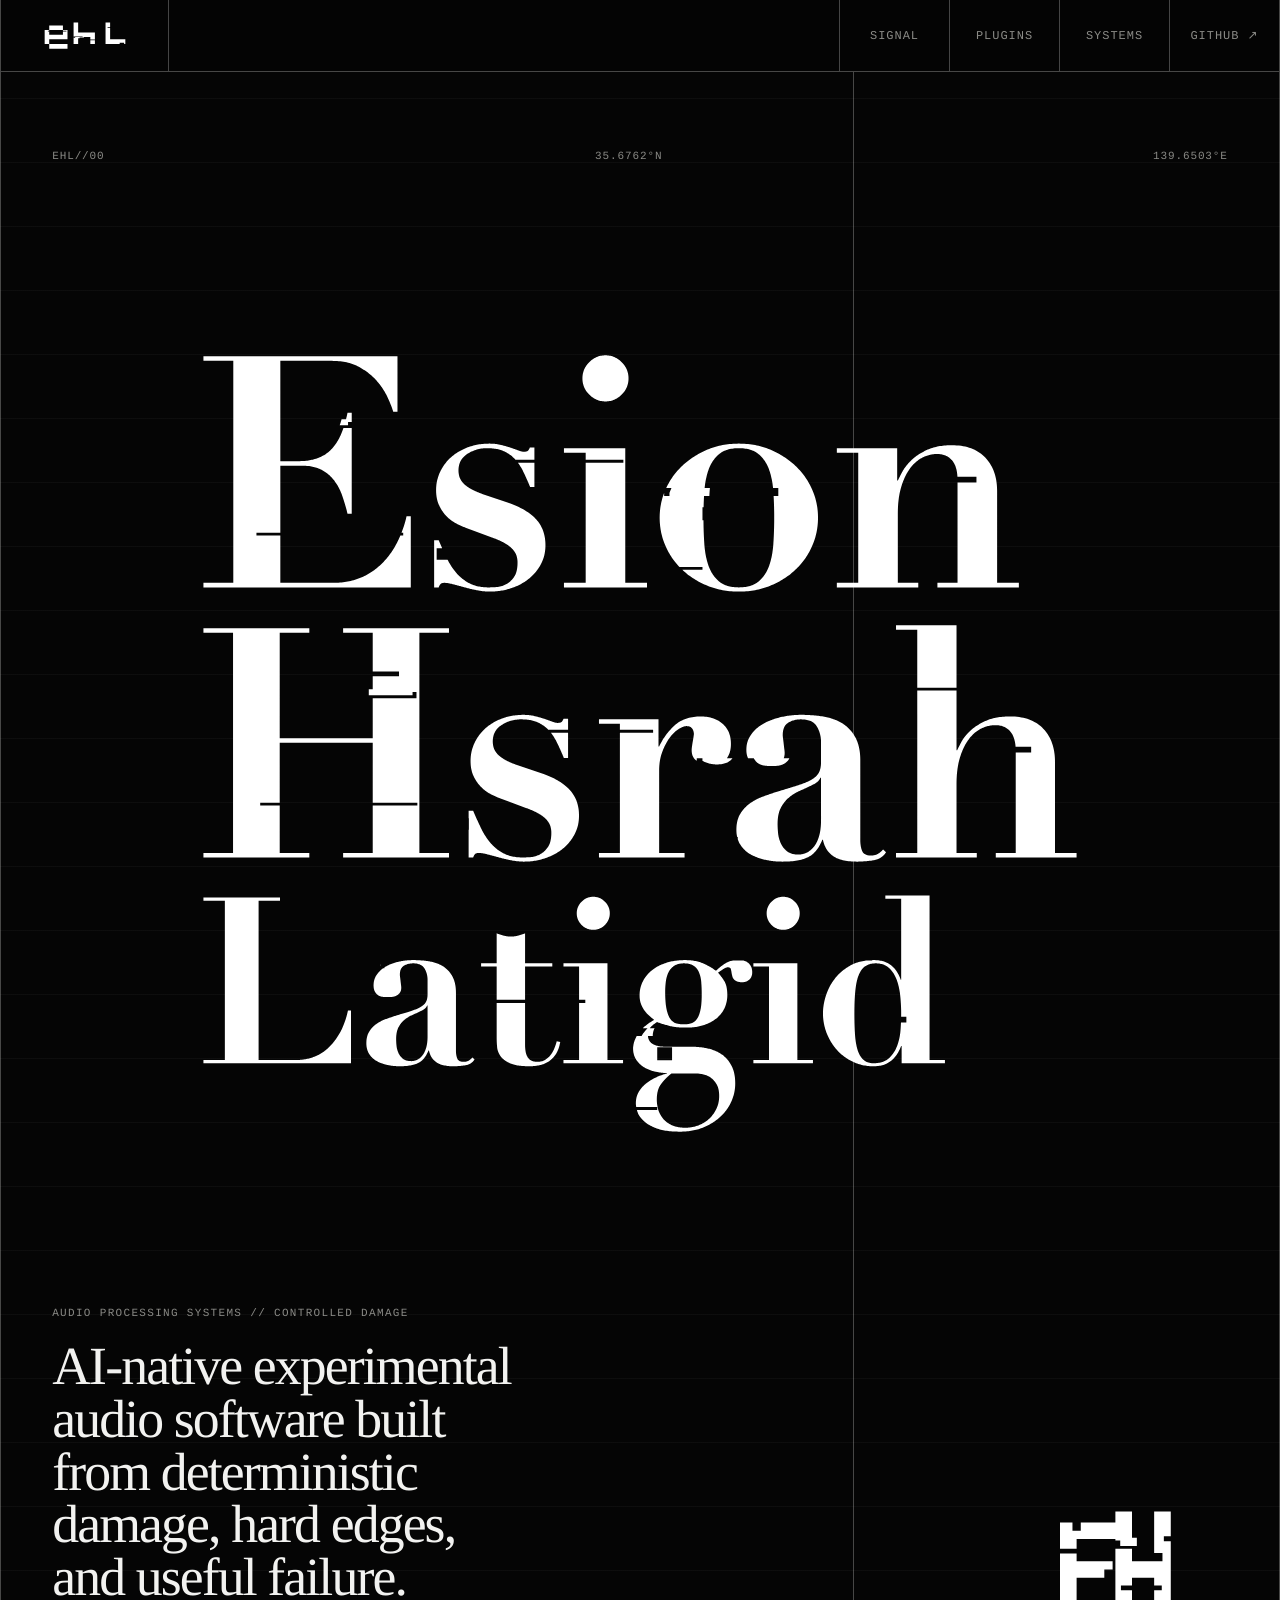
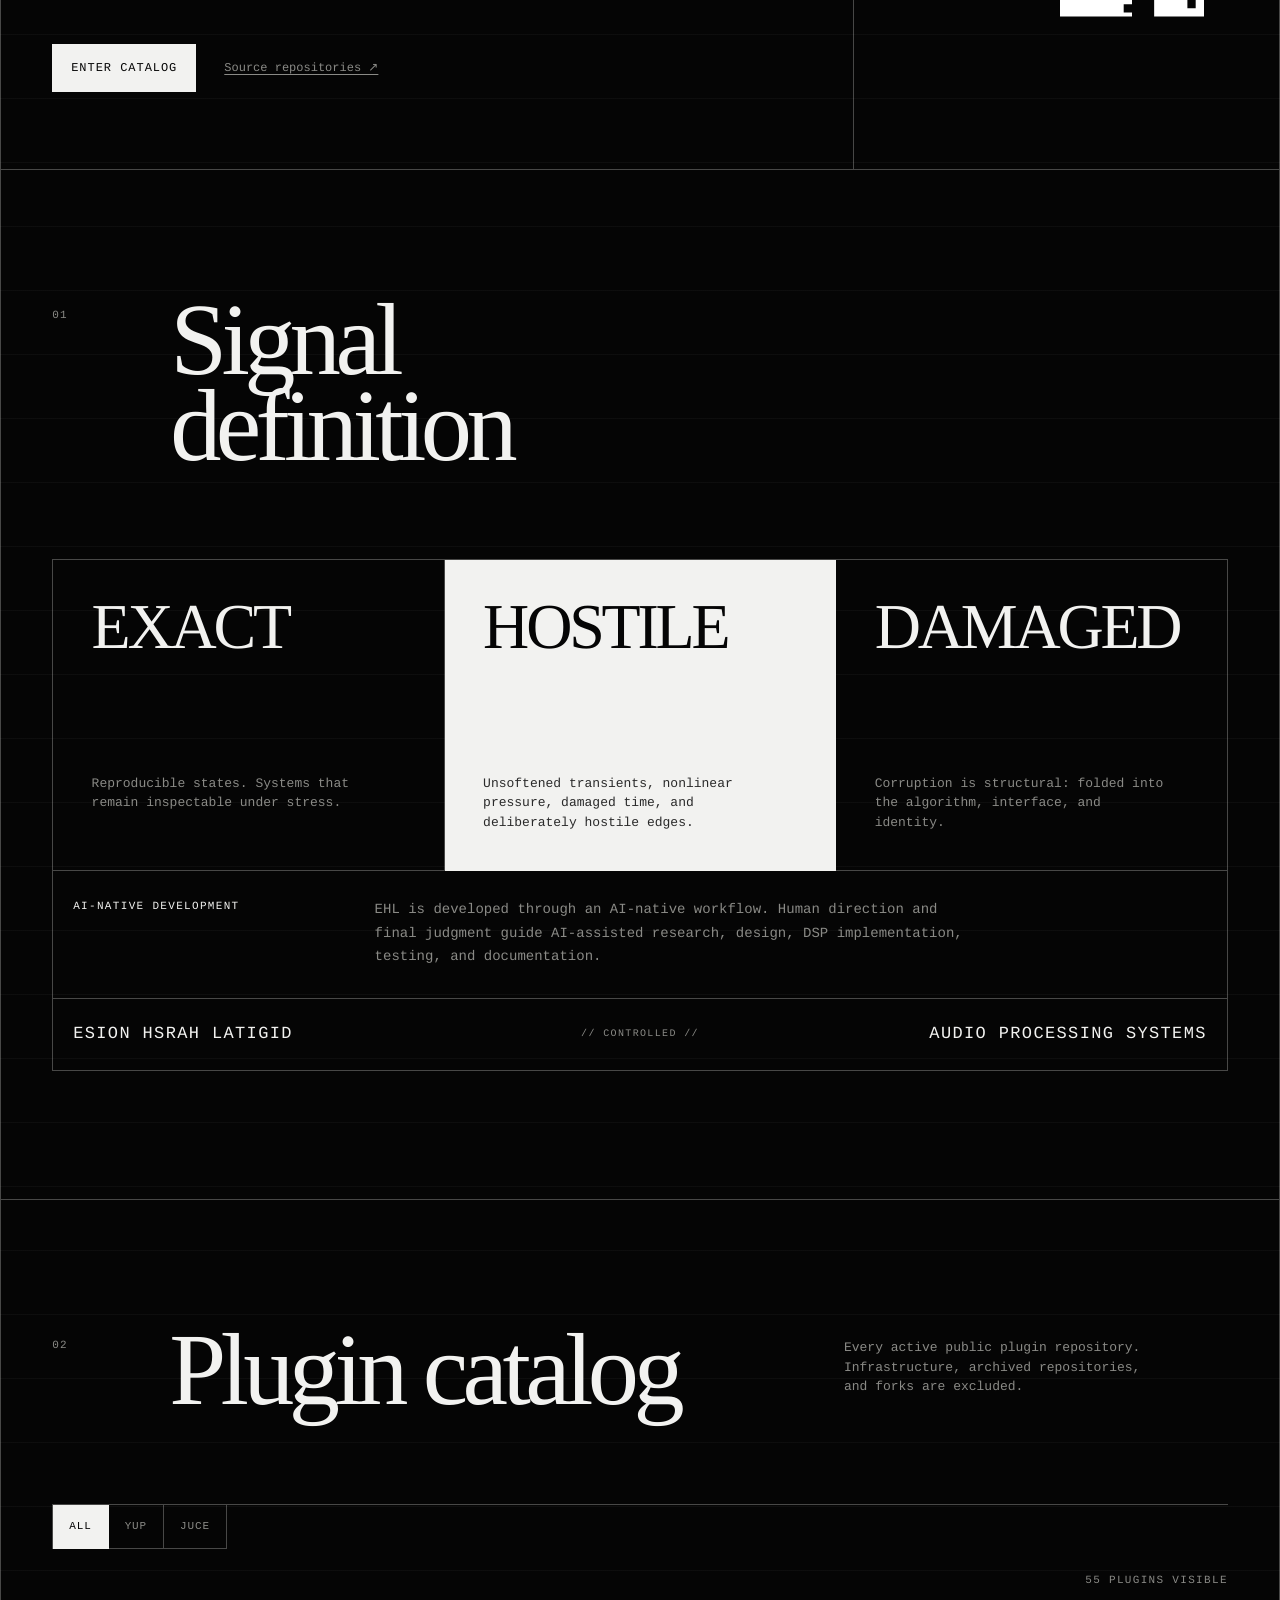
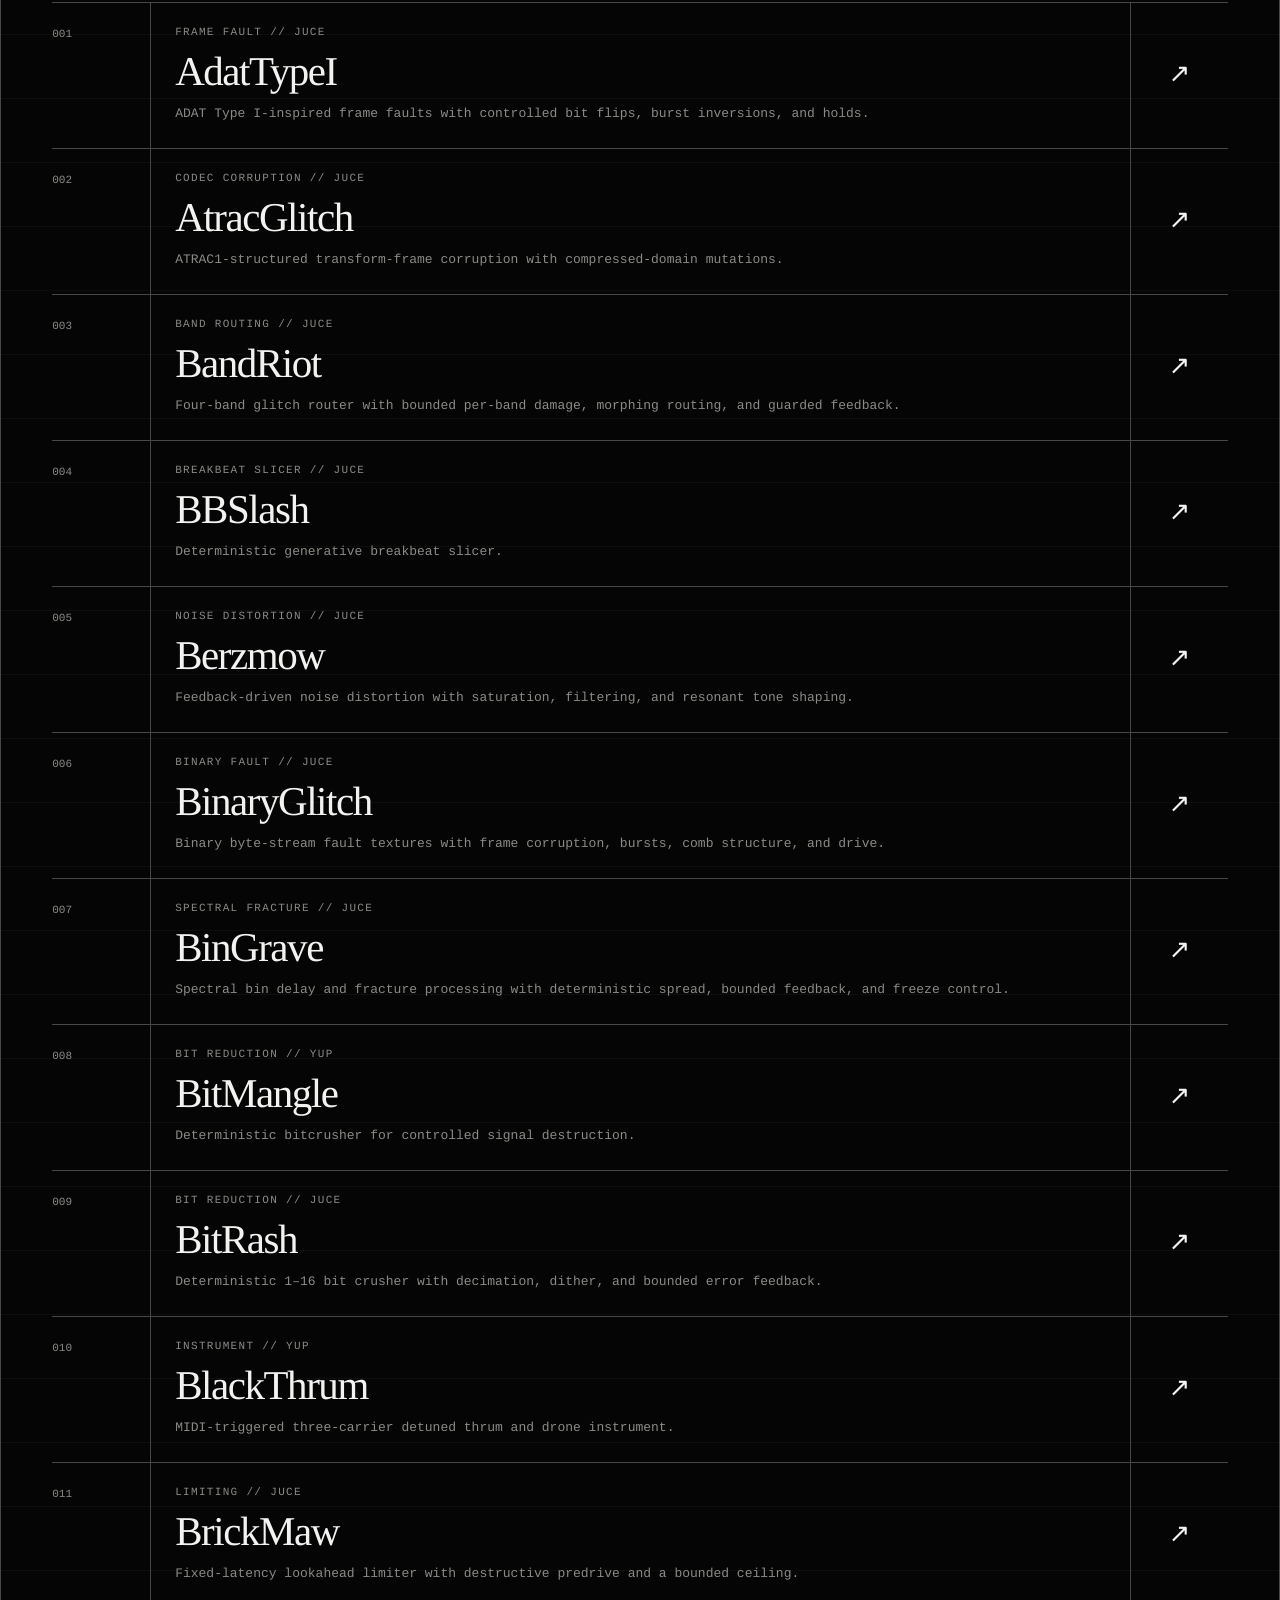
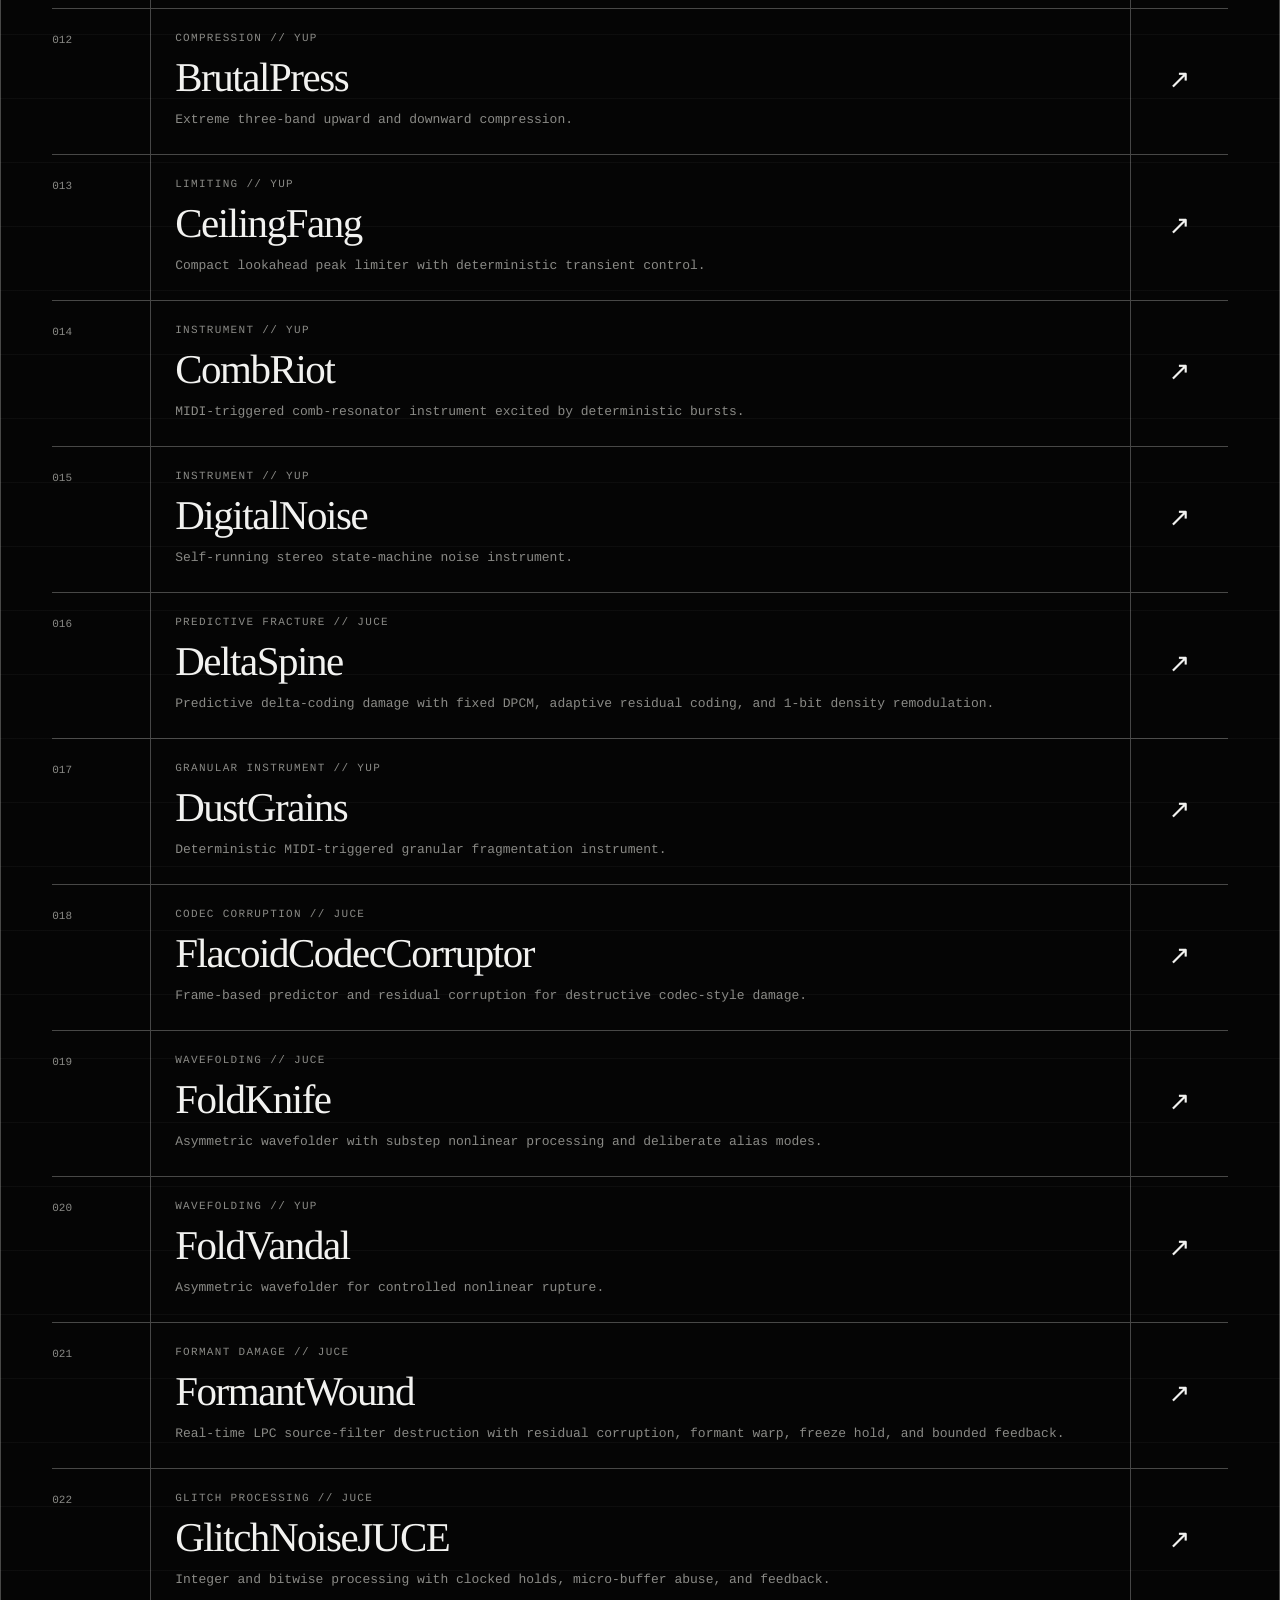
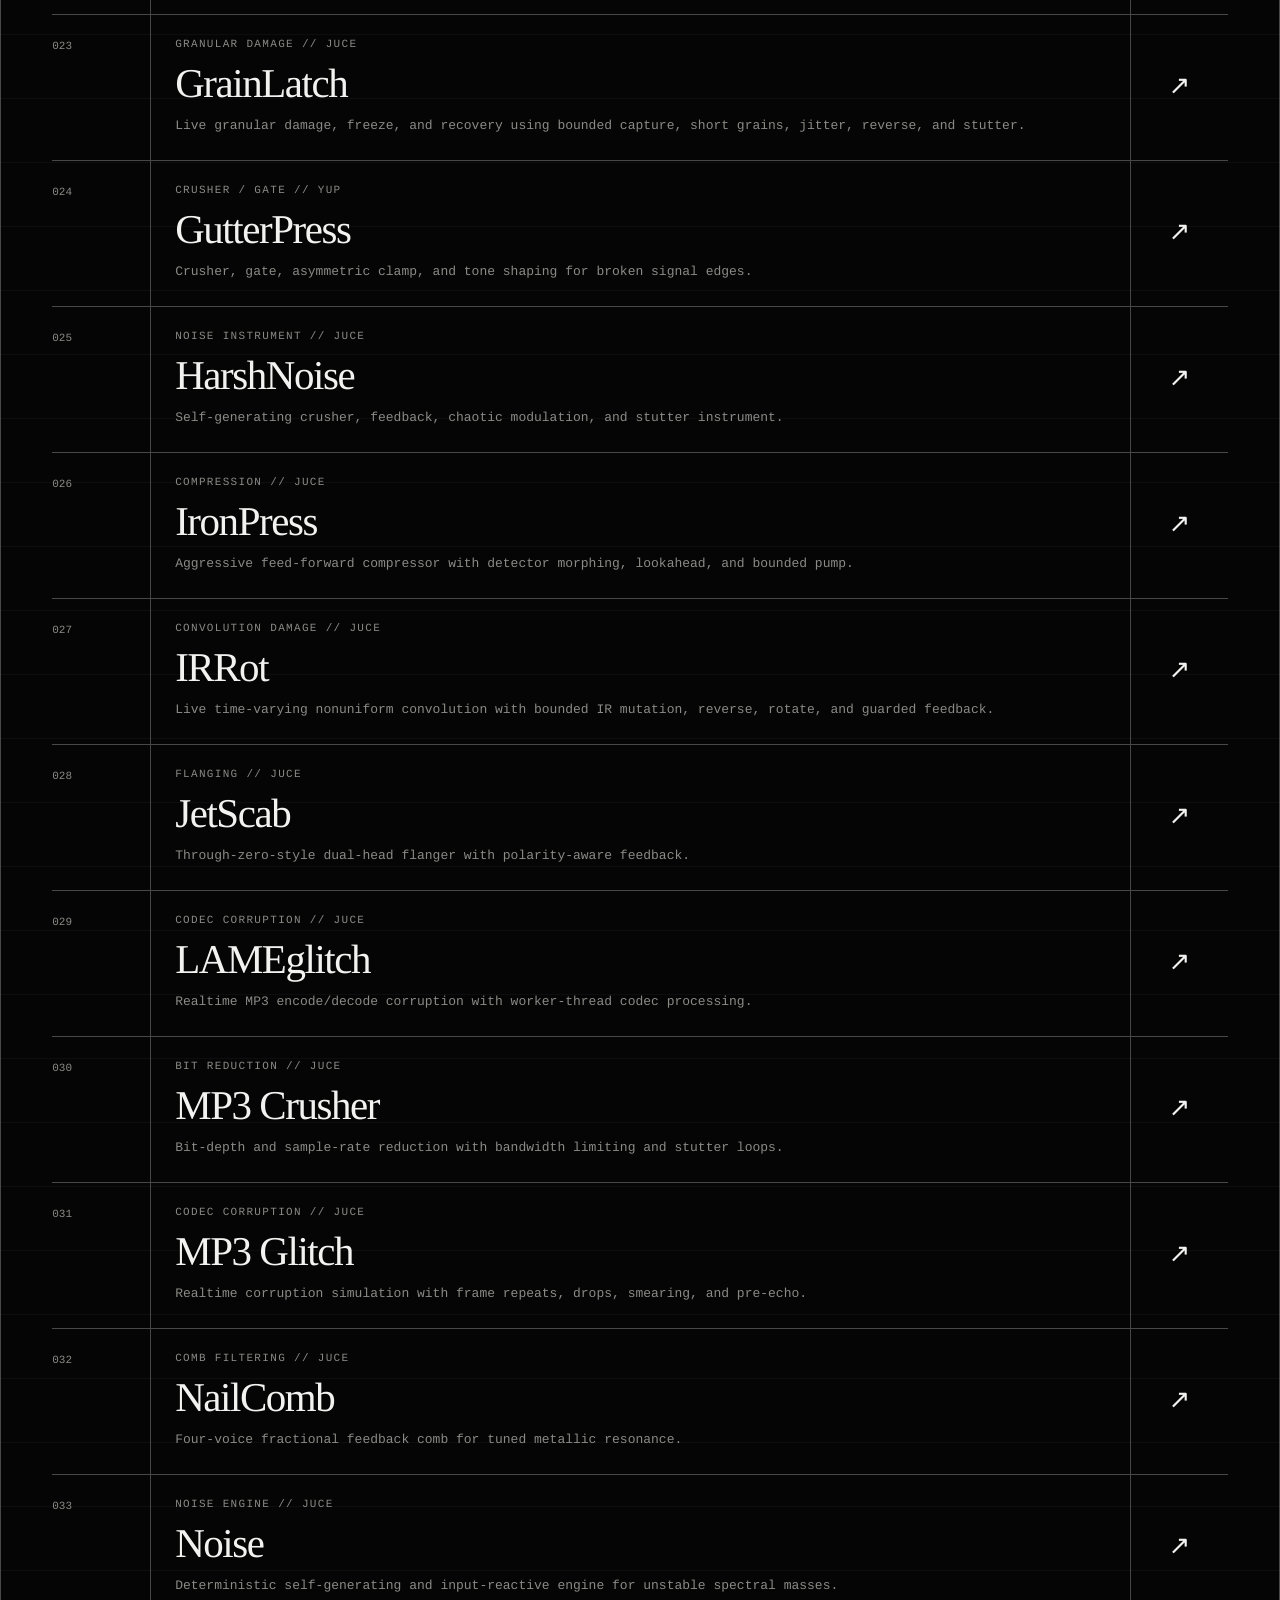
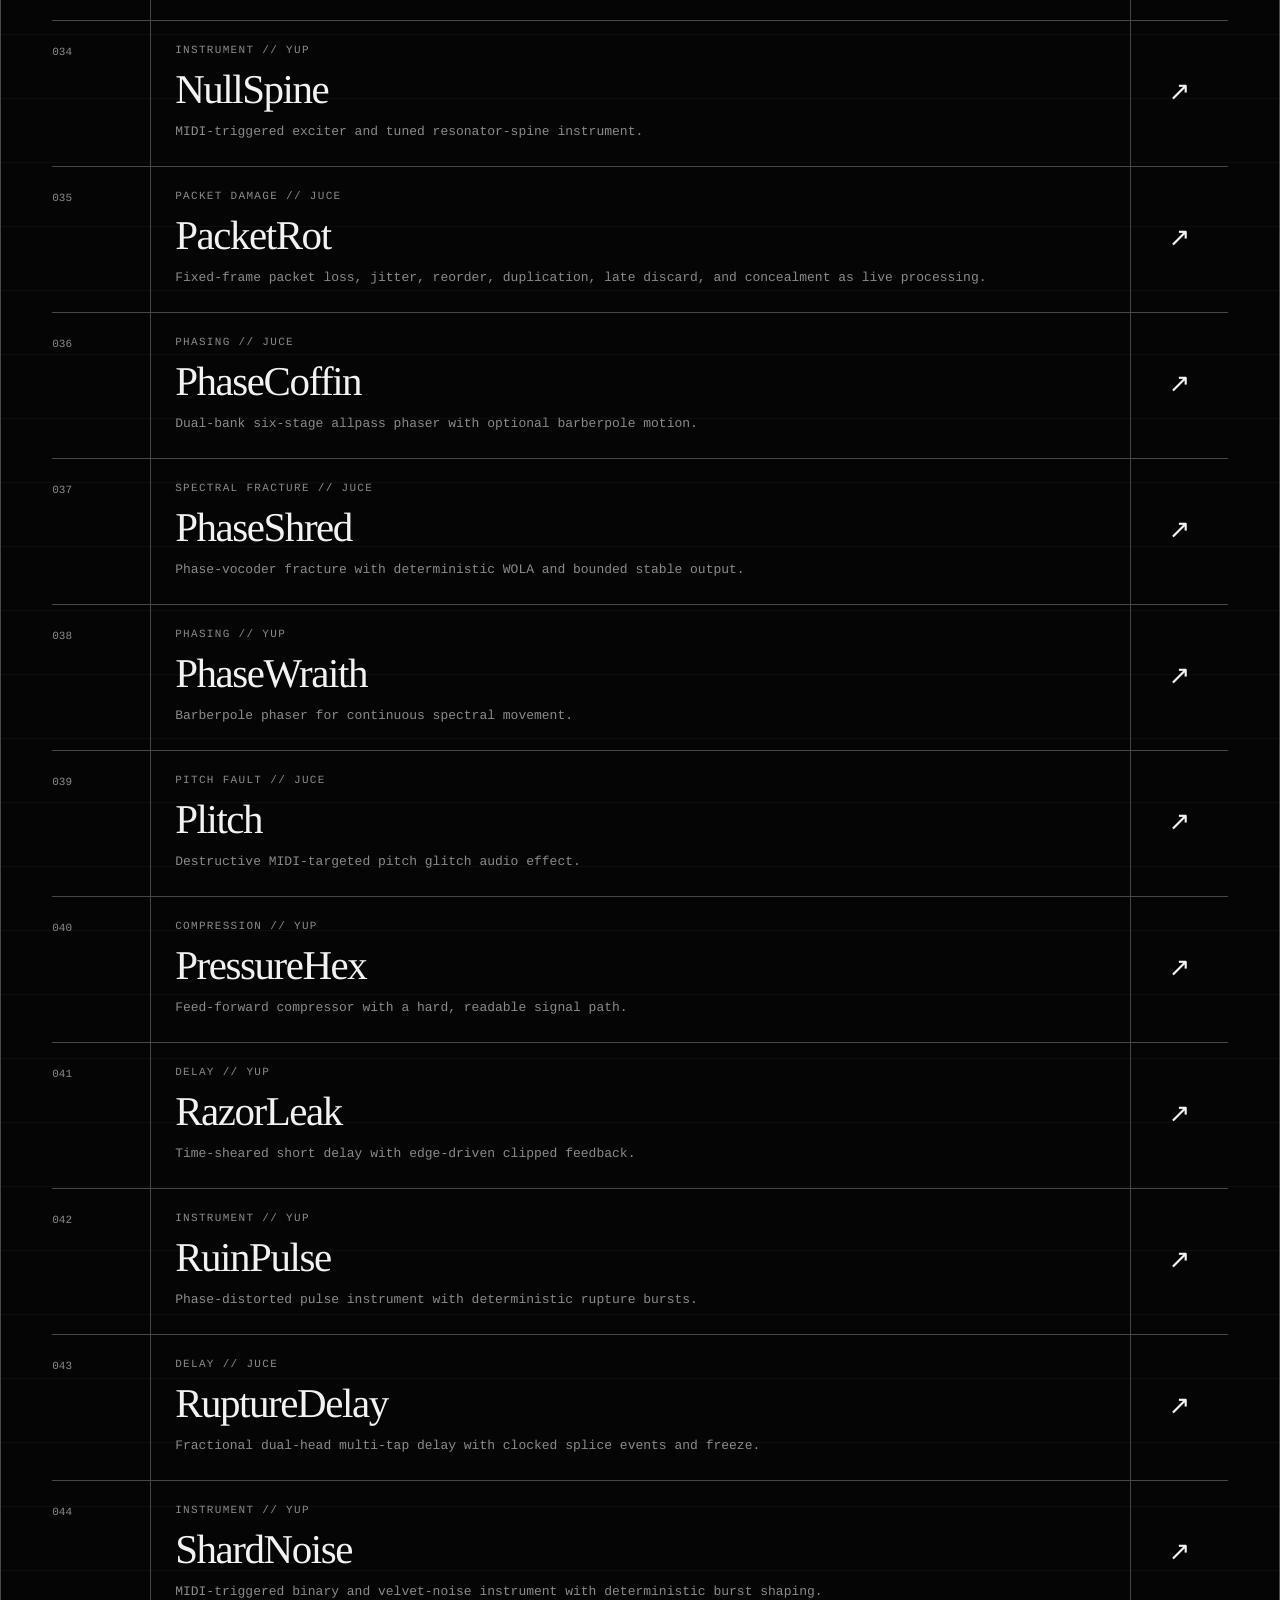
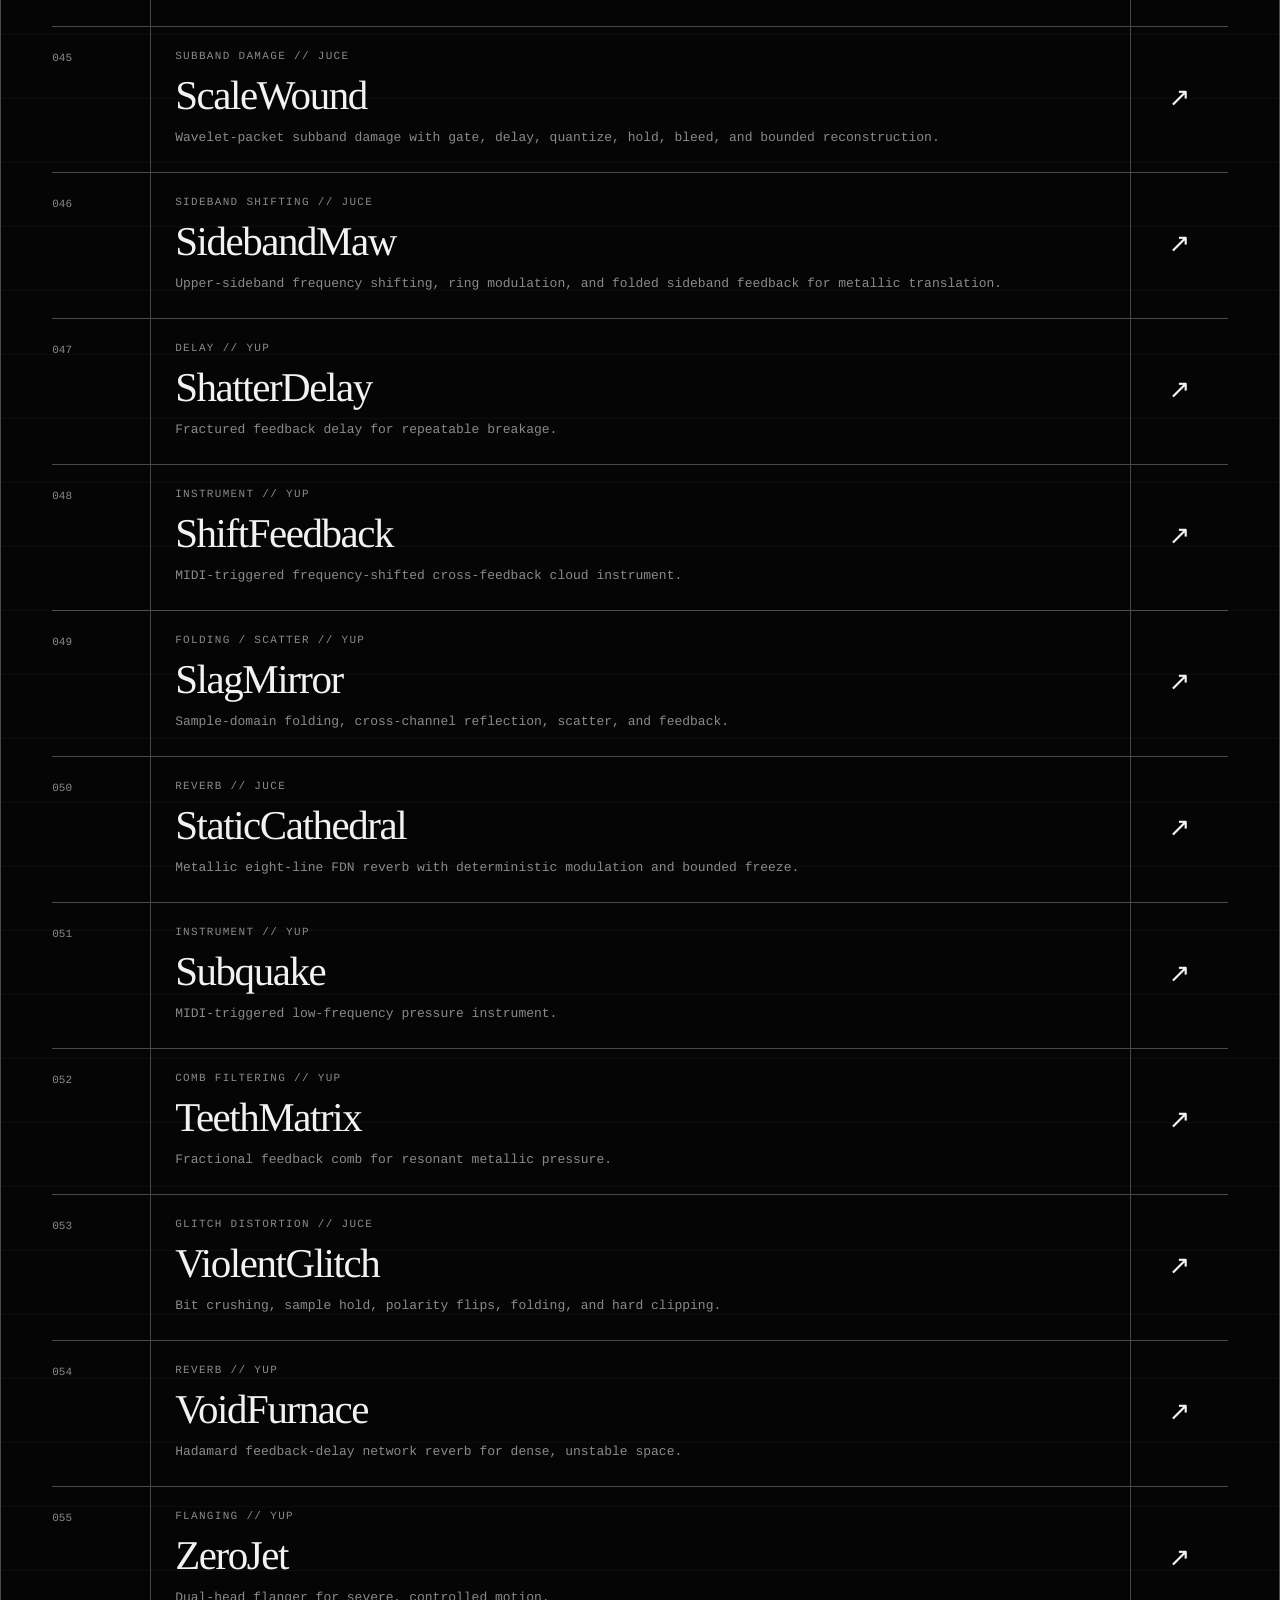
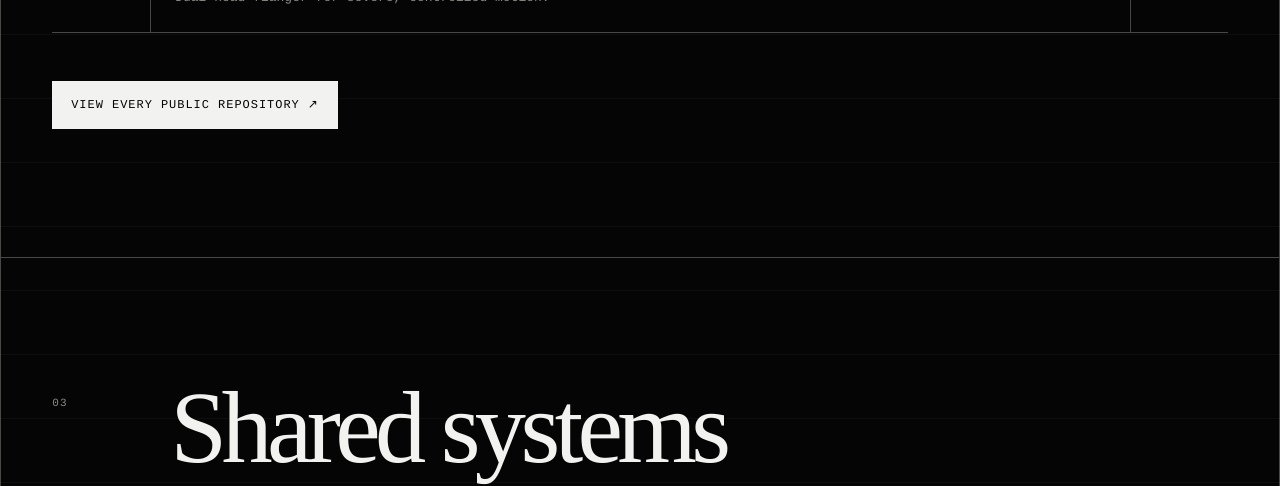
<file: site/index.html>
<!doctype html>
<html lang="en">
  <head>
    <meta charset="utf-8">
    <meta name="viewport" content="width=device-width, initial-scale=1">
    <meta name="theme-color" content="#050505">
    <meta name="color-scheme" content="dark">
    <meta name="description" content="AI-native experimental audio software for controlled signal damage, guided by human direction and final judgment.">
    <meta property="og:type" content="website">
    <meta property="og:title" content="EsionHsrahLatigid — Audio Processing Systems">
    <meta property="og:description" content="AI-native experimental audio software. Human-directed systems. Controlled damage.">
    <meta property="og:url" content="https://esionhsrahlatigid.github.io/">
    <meta property="og:image" content="https://esionhsrahlatigid.github.io/assets/social/ehl-social-preview.png">
    <meta property="og:image:width" content="1200">
    <meta property="og:image:height" content="630">
    <meta name="twitter:card" content="summary_large_image">
    <link rel="canonical" href="https://esionhsrahlatigid.github.io/">
    <link rel="icon" href="assets/logos/logo-symbol-white.svg" type="image/svg+xml">
    <link rel="manifest" href="site.webmanifest">
    <link rel="stylesheet" href="styles.css">
    <title>EsionHsrahLatigid — Audio Processing Systems</title>
  </head>
  <body>
    <a class="skip-link" href="#main">Skip to content</a>

    <header class="site-header">
      <a class="brand-mark" href="#top" aria-label="EsionHsrahLatigid home">
        <img src="assets/logos/logo-short-white.svg" alt="" width="96" height="36">
      </a>
      <nav class="site-nav" aria-label="Primary navigation">
        <a href="#signal">Signal</a>
        <a href="#plugins">Plugins</a>
        <a href="#systems">Systems</a>
        <a href="https://github.com/EsionHsrahLatigid">GitHub ↗</a>
      </nav>
    </header>

    <main id="main">
      <section class="hero" id="top" aria-labelledby="hero-title">
        <div class="hero-index" aria-hidden="true">
          <span>EHL//00</span>
          <span>35.6762°N</span>
          <span>139.6503°E</span>
        </div>

        <picture class="hero-logo">
          <source media="(max-width: 42rem)" srcset="assets/logos/logo-long-stack-white.svg">
          <img src="assets/logos/logo-long-horizontal-white.svg" alt="EsionHsrahLatigid" width="1600" height="240">
        </picture>
        <h1 id="hero-title" class="visually-hidden">EsionHsrahLatigid</h1>

        <div class="hero-copy">
          <p class="eyebrow"><span>Audio Processing Systems //</span> <span>Controlled Damage</span></p>
          <p class="hero-statement">
            AI-native experimental audio software built from deterministic damage,
            hard edges, and useful failure.
          </p>
          <div class="hero-actions">
            <a class="primary-action" href="#plugins">Enter catalog</a>
            <a class="text-action" href="https://github.com/EsionHsrahLatigid">Source repositories ↗</a>
          </div>
        </div>

        <div class="hero-symbol" aria-hidden="true">
          <img src="assets/logos/logo-symbol-white.svg" alt="" width="256" height="256">
        </div>
      </section>

      <section class="signal" id="signal" aria-labelledby="signal-title">
        <div class="section-heading">
          <p class="section-number">01</p>
          <h2 id="signal-title">Signal definition</h2>
        </div>

        <div class="signal-grid">
          <article>
            <p class="signal-word">EXACT</p>
            <p>Reproducible states. Systems that remain inspectable under stress.</p>
          </article>
          <article>
            <p class="signal-word">HOSTILE</p>
            <p>Unsoftened transients, nonlinear pressure, damaged time, and deliberately hostile edges.</p>
          </article>
          <article>
            <p class="signal-word">DAMAGED</p>
            <p>Corruption is structural: folded into the algorithm, interface, and identity.</p>
          </article>
        </div>

        <div class="ai-process" aria-labelledby="ai-process-title">
          <p class="ai-process-label" id="ai-process-title">AI-NATIVE DEVELOPMENT</p>
          <p>
            EHL is developed through an AI-native workflow. Human direction and final judgment
            guide AI-assisted research, design, DSP implementation, testing, and documentation.
          </p>
        </div>

        <div class="reverse-line" aria-label="Esion Hsrah Latigid identity line">
          <span>ESION HSRAH LATIGID</span>
          <span aria-hidden="true">// CONTROLLED //</span>
          <span>AUDIO PROCESSING SYSTEMS</span>
        </div>
      </section>

      <section class="catalog" id="plugins" aria-labelledby="plugins-title">
        <div class="section-heading section-heading--split">
          <div>
            <p class="section-number">02</p>
            <h2 id="plugins-title">Plugin catalog</h2>
          </div>
          <p class="catalog-note">Every active public plugin repository. Infrastructure, archived repositories, and forks are excluded.</p>
        </div>

        <div class="filters" role="group" aria-label="Filter plugins by category">
          <button class="filter is-active" type="button" data-filter="all" aria-pressed="true">ALL</button>
          <button class="filter" type="button" data-filter="yup" aria-pressed="false">YUP</button>
          <button class="filter" type="button" data-filter="juce" aria-pressed="false">JUCE</button>
        </div>

        <p class="result-count" aria-live="polite"><span id="visible-count">55</span> plugins visible</p>

        <div class="project-list">
          <article class="project" data-category="juce">
            <span class="project-index">001</span>
            <div class="project-copy">
              <p class="project-type">Frame fault // JUCE</p>
              <h3>AdatTypeI</h3>
              <p>ADAT Type I-inspired frame faults with controlled bit flips, burst inversions, and holds.</p>
            </div>
            <a href="https://github.com/EsionHsrahLatigid/AdatTypeI" aria-label="Open AdatTypeI repository">↗</a>
          </article>

          <article class="project" data-category="juce">
            <span class="project-index">002</span>
            <div class="project-copy">
              <p class="project-type">Codec corruption // JUCE</p>
              <h3>AtracGlitch</h3>
              <p>ATRAC1-structured transform-frame corruption with compressed-domain mutations.</p>
            </div>
            <a href="https://github.com/EsionHsrahLatigid/AtracGlitch" aria-label="Open AtracGlitch repository">↗</a>
          </article>

          <article class="project" data-category="juce" data-version="v0.1.1" data-release-url="https://github.com/EsionHsrahLatigid/BandRiot/releases/tag/v0.1.1">
            <span class="project-index">003</span>
            <div class="project-copy">
              <p class="project-type">Band routing // JUCE</p>
              <h3>BandRiot</h3>
              <p>Four-band glitch router with bounded per-band damage, morphing routing, and guarded feedback.</p>
            </div>
            <a href="https://github.com/EsionHsrahLatigid/BandRiot" aria-label="Open BandRiot repository">↗</a>
          </article>

          <article class="project" data-category="juce">
            <span class="project-index">004</span>
            <div class="project-copy">
              <p class="project-type">Breakbeat slicer // JUCE</p>
              <h3>BBSlash</h3>
              <p>Deterministic generative breakbeat slicer.</p>
            </div>
            <a href="https://github.com/EsionHsrahLatigid/BBSlash" aria-label="Open BBSlash repository">↗</a>
          </article>

          <article class="project" data-category="juce">
            <span class="project-index">005</span>
            <div class="project-copy">
              <p class="project-type">Noise distortion // JUCE</p>
              <h3>Berzmow</h3>
              <p>Feedback-driven noise distortion with saturation, filtering, and resonant tone shaping.</p>
            </div>
            <a href="https://github.com/EsionHsrahLatigid/berzmow" aria-label="Open Berzmow repository">↗</a>
          </article>

          <article class="project" data-category="juce">
            <span class="project-index">006</span>
            <div class="project-copy">
              <p class="project-type">Binary fault // JUCE</p>
              <h3>BinaryGlitch</h3>
              <p>Binary byte-stream fault textures with frame corruption, bursts, comb structure, and drive.</p>
            </div>
            <a href="https://github.com/EsionHsrahLatigid/BinaryGlitch" aria-label="Open BinaryGlitch repository">↗</a>
          </article>

          <article class="project" data-category="juce" data-version="v0.1.2" data-release-url="https://github.com/EsionHsrahLatigid/BinGrave/releases/tag/v0.1.2">
            <span class="project-index">007</span>
            <div class="project-copy">
              <p class="project-type">Spectral fracture // JUCE</p>
              <h3>BinGrave</h3>
              <p>Spectral bin delay and fracture processing with deterministic spread, bounded feedback, and freeze control.</p>
            </div>
            <a href="https://github.com/EsionHsrahLatigid/BinGrave" aria-label="Open BinGrave repository">↗</a>
          </article>

          <article class="project" data-category="yup">
            <span class="project-index">008</span>
            <div class="project-copy">
              <p class="project-type">Bit reduction // YUP</p>
              <h3>BitMangle</h3>
              <p>Deterministic bitcrusher for controlled signal destruction.</p>
            </div>
            <a href="https://github.com/EsionHsrahLatigid/BitMangle" aria-label="Open BitMangle repository">↗</a>
          </article>

          <article class="project" data-category="juce" data-version="v0.1.2" data-release-url="https://github.com/EsionHsrahLatigid/BitRash/releases/tag/v0.1.2">
            <span class="project-index">009</span>
            <div class="project-copy">
              <p class="project-type">Bit reduction // JUCE</p>
              <h3>BitRash</h3>
              <p>Deterministic 1–16 bit crusher with decimation, dither, and bounded error feedback.</p>
            </div>
            <a href="https://github.com/EsionHsrahLatigid/BitRash" aria-label="Open BitRash repository">↗</a>
          </article>

          <article class="project" data-category="yup">
            <span class="project-index">010</span>
            <div class="project-copy">
              <p class="project-type">Instrument // YUP</p>
              <h3>BlackThrum</h3>
              <p>MIDI-triggered three-carrier detuned thrum and drone instrument.</p>
            </div>
            <a href="https://github.com/EsionHsrahLatigid/BlackThrum" aria-label="Open BlackThrum repository">↗</a>
          </article>

          <article class="project" data-category="juce" data-version="v0.1.2" data-release-url="https://github.com/EsionHsrahLatigid/BrickMaw/releases/tag/v0.1.2">
            <span class="project-index">011</span>
            <div class="project-copy">
              <p class="project-type">Limiting // JUCE</p>
              <h3>BrickMaw</h3>
              <p>Fixed-latency lookahead limiter with destructive predrive and a bounded ceiling.</p>
            </div>
            <a href="https://github.com/EsionHsrahLatigid/BrickMaw" aria-label="Open BrickMaw repository">↗</a>
          </article>

          <article class="project" data-category="yup">
            <span class="project-index">012</span>
            <div class="project-copy">
              <p class="project-type">Compression // YUP</p>
              <h3>BrutalPress</h3>
              <p>Extreme three-band upward and downward compression.</p>
            </div>
            <a href="https://github.com/EsionHsrahLatigid/BrutalPress" aria-label="Open BrutalPress repository">↗</a>
          </article>

          <article class="project" data-category="yup">
            <span class="project-index">013</span>
            <div class="project-copy">
              <p class="project-type">Limiting // YUP</p>
              <h3>CeilingFang</h3>
              <p>Compact lookahead peak limiter with deterministic transient control.</p>
            </div>
            <a href="https://github.com/EsionHsrahLatigid/CeilingFang" aria-label="Open CeilingFang repository">↗</a>
          </article>

          <article class="project" data-category="yup">
            <span class="project-index">014</span>
            <div class="project-copy">
              <p class="project-type">Instrument // YUP</p>
              <h3>CombRiot</h3>
              <p>MIDI-triggered comb-resonator instrument excited by deterministic bursts.</p>
            </div>
            <a href="https://github.com/EsionHsrahLatigid/CombRiot" aria-label="Open CombRiot repository">↗</a>
          </article>

          <article class="project" data-category="yup">
            <span class="project-index">015</span>
            <div class="project-copy">
              <p class="project-type">Instrument // YUP</p>
              <h3>DigitalNoise</h3>
              <p>Self-running stereo state-machine noise instrument.</p>
            </div>
            <a href="https://github.com/EsionHsrahLatigid/DigitalNoise" aria-label="Open DigitalNoise repository">↗</a>
          </article>

          <article class="project" data-category="juce" data-version="v0.1.1" data-release-url="https://github.com/EsionHsrahLatigid/DeltaSpine/releases/tag/v0.1.1">
            <span class="project-index">016</span>
            <div class="project-copy">
              <p class="project-type">Predictive fracture // JUCE</p>
              <h3>DeltaSpine</h3>
              <p>Predictive delta-coding damage with fixed DPCM, adaptive residual coding, and 1-bit density remodulation.</p>
            </div>
            <a href="https://github.com/EsionHsrahLatigid/DeltaSpine" aria-label="Open DeltaSpine repository">↗</a>
          </article>

          <article class="project" data-category="yup">
            <span class="project-index">017</span>
            <div class="project-copy">
              <p class="project-type">Granular instrument // YUP</p>
              <h3>DustGrains</h3>
              <p>Deterministic MIDI-triggered granular fragmentation instrument.</p>
            </div>
            <a href="https://github.com/EsionHsrahLatigid/DustGrains" aria-label="Open DustGrains repository">↗</a>
          </article>

          <article class="project" data-category="juce">
            <span class="project-index">018</span>
            <div class="project-copy">
              <p class="project-type">Codec corruption // JUCE</p>
              <h3>FlacoidCodecCorruptor</h3>
              <p>Frame-based predictor and residual corruption for destructive codec-style damage.</p>
            </div>
            <a href="https://github.com/EsionHsrahLatigid/FlacoidCodecCorruptor" aria-label="Open FlacoidCodecCorruptor repository">↗</a>
          </article>

          <article class="project" data-category="juce" data-version="v0.1.2" data-release-url="https://github.com/EsionHsrahLatigid/FoldKnife/releases/tag/v0.1.2">
            <span class="project-index">019</span>
            <div class="project-copy">
              <p class="project-type">Wavefolding // JUCE</p>
              <h3>FoldKnife</h3>
              <p>Asymmetric wavefolder with substep nonlinear processing and deliberate alias modes.</p>
            </div>
            <a href="https://github.com/EsionHsrahLatigid/FoldKnife" aria-label="Open FoldKnife repository">↗</a>
          </article>

          <article class="project" data-category="yup">
            <span class="project-index">020</span>
            <div class="project-copy">
              <p class="project-type">Wavefolding // YUP</p>
              <h3>FoldVandal</h3>
              <p>Asymmetric wavefolder for controlled nonlinear rupture.</p>
            </div>
            <a href="https://github.com/EsionHsrahLatigid/FoldVandal" aria-label="Open FoldVandal repository">↗</a>
          </article>

          <article class="project" data-category="juce" data-version="v0.1.1" data-release-url="https://github.com/EsionHsrahLatigid/FormantWound/releases/tag/v0.1.1">
            <span class="project-index">021</span>
            <div class="project-copy">
              <p class="project-type">Formant damage // JUCE</p>
              <h3>FormantWound</h3>
              <p>Real-time LPC source-filter destruction with residual corruption, formant warp, freeze hold, and bounded feedback.</p>
            </div>
            <a href="https://github.com/EsionHsrahLatigid/FormantWound" aria-label="Open FormantWound repository">↗</a>
          </article>

          <article class="project" data-category="juce">
            <span class="project-index">022</span>
            <div class="project-copy">
              <p class="project-type">Glitch processing // JUCE</p>
              <h3>GlitchNoiseJUCE</h3>
              <p>Integer and bitwise processing with clocked holds, micro-buffer abuse, and feedback.</p>
            </div>
            <a href="https://github.com/EsionHsrahLatigid/GlitchNoiseJUCE" aria-label="Open GlitchNoiseJUCE repository">↗</a>
          </article>

          <article class="project" data-category="juce" data-version="v0.1.1" data-release-url="https://github.com/EsionHsrahLatigid/GrainLatch/releases/tag/v0.1.1">
            <span class="project-index">023</span>
            <div class="project-copy">
              <p class="project-type">Granular damage // JUCE</p>
              <h3>GrainLatch</h3>
              <p>Live granular damage, freeze, and recovery using bounded capture, short grains, jitter, reverse, and stutter.</p>
            </div>
            <a href="https://github.com/EsionHsrahLatigid/GrainLatch" aria-label="Open GrainLatch repository">↗</a>
          </article>

          <article class="project" data-category="yup">
            <span class="project-index">024</span>
            <div class="project-copy">
              <p class="project-type">Crusher / gate // YUP</p>
              <h3>GutterPress</h3>
              <p>Crusher, gate, asymmetric clamp, and tone shaping for broken signal edges.</p>
            </div>
            <a href="https://github.com/EsionHsrahLatigid/GutterPress" aria-label="Open GutterPress repository">↗</a>
          </article>

          <article class="project" data-category="juce" data-version="v1.0.1" data-release-url="https://github.com/EsionHsrahLatigid/HarshNoise/releases/tag/v1.0.1">
            <span class="project-index">025</span>
            <div class="project-copy">
              <p class="project-type">Noise instrument // JUCE</p>
              <h3>HarshNoise</h3>
              <p>Self-generating crusher, feedback, chaotic modulation, and stutter instrument.</p>
            </div>
            <a href="https://github.com/EsionHsrahLatigid/HarshNoise" aria-label="Open HarshNoise repository">↗</a>
          </article>

          <article class="project" data-category="juce" data-version="v0.1.1" data-release-url="https://github.com/EsionHsrahLatigid/IronPress/releases/tag/v0.1.1">
            <span class="project-index">026</span>
            <div class="project-copy">
              <p class="project-type">Compression // JUCE</p>
              <h3>IronPress</h3>
              <p>Aggressive feed-forward compressor with detector morphing, lookahead, and bounded pump.</p>
            </div>
            <a href="https://github.com/EsionHsrahLatigid/IronPress" aria-label="Open IronPress repository">↗</a>
          </article>

          <article class="project" data-category="juce" data-version="v0.1.1" data-release-url="https://github.com/EsionHsrahLatigid/IRRot/releases/tag/v0.1.1">
            <span class="project-index">027</span>
            <div class="project-copy">
              <p class="project-type">Convolution damage // JUCE</p>
              <h3>IRRot</h3>
              <p>Live time-varying nonuniform convolution with bounded IR mutation, reverse, rotate, and guarded feedback.</p>
            </div>
            <a href="https://github.com/EsionHsrahLatigid/IRRot" aria-label="Open IRRot repository">↗</a>
          </article>

          <article class="project" data-category="juce" data-version="v0.1.1" data-release-url="https://github.com/EsionHsrahLatigid/JetScab/releases/tag/v0.1.1">
            <span class="project-index">028</span>
            <div class="project-copy">
              <p class="project-type">Flanging // JUCE</p>
              <h3>JetScab</h3>
              <p>Through-zero-style dual-head flanger with polarity-aware feedback.</p>
            </div>
            <a href="https://github.com/EsionHsrahLatigid/JetScab" aria-label="Open JetScab repository">↗</a>
          </article>

          <article class="project" data-category="juce">
            <span class="project-index">029</span>
            <div class="project-copy">
              <p class="project-type">Codec corruption // JUCE</p>
              <h3>LAMEglitch</h3>
              <p>Realtime MP3 encode/decode corruption with worker-thread codec processing.</p>
            </div>
            <a href="https://github.com/EsionHsrahLatigid/LAMEglitch" aria-label="Open LAMEglitch repository">↗</a>
          </article>

          <article class="project" data-category="juce">
            <span class="project-index">030</span>
            <div class="project-copy">
              <p class="project-type">Bit reduction // JUCE</p>
              <h3>MP3 Crusher</h3>
              <p>Bit-depth and sample-rate reduction with bandwidth limiting and stutter loops.</p>
            </div>
            <a href="https://github.com/EsionHsrahLatigid/mp3crusher" aria-label="Open MP3 Crusher repository">↗</a>
          </article>

          <article class="project" data-category="juce">
            <span class="project-index">031</span>
            <div class="project-copy">
              <p class="project-type">Codec corruption // JUCE</p>
              <h3>MP3 Glitch</h3>
              <p>Realtime corruption simulation with frame repeats, drops, smearing, and pre-echo.</p>
            </div>
            <a href="https://github.com/EsionHsrahLatigid/mp3glitch" aria-label="Open MP3 Glitch repository">↗</a>
          </article>

          <article class="project" data-category="juce" data-version="v0.1.1" data-release-url="https://github.com/EsionHsrahLatigid/NailComb/releases/tag/v0.1.1">
            <span class="project-index">032</span>
            <div class="project-copy">
              <p class="project-type">Comb filtering // JUCE</p>
              <h3>NailComb</h3>
              <p>Four-voice fractional feedback comb for tuned metallic resonance.</p>
            </div>
            <a href="https://github.com/EsionHsrahLatigid/NailComb" aria-label="Open NailComb repository">↗</a>
          </article>

          <article class="project" data-category="juce">
            <span class="project-index">033</span>
            <div class="project-copy">
              <p class="project-type">Noise engine // JUCE</p>
              <h3>Noise</h3>
              <p>Deterministic self-generating and input-reactive engine for unstable spectral masses.</p>
            </div>
            <a href="https://github.com/EsionHsrahLatigid/Noise" aria-label="Open Noise repository">↗</a>
          </article>

          <article class="project" data-category="yup">
            <span class="project-index">034</span>
            <div class="project-copy">
              <p class="project-type">Instrument // YUP</p>
              <h3>NullSpine</h3>
              <p>MIDI-triggered exciter and tuned resonator-spine instrument.</p>
            </div>
            <a href="https://github.com/EsionHsrahLatigid/NullSpine" aria-label="Open NullSpine repository">↗</a>
          </article>

          <article class="project" data-category="juce" data-version="v0.1.1" data-release-url="https://github.com/EsionHsrahLatigid/PacketRot/releases/tag/v0.1.1">
            <span class="project-index">035</span>
            <div class="project-copy">
              <p class="project-type">Packet damage // JUCE</p>
              <h3>PacketRot</h3>
              <p>Fixed-frame packet loss, jitter, reorder, duplication, late discard, and concealment as live processing.</p>
            </div>
            <a href="https://github.com/EsionHsrahLatigid/PacketRot" aria-label="Open PacketRot repository">↗</a>
          </article>

          <article class="project" data-category="juce" data-version="v0.1.2" data-release-url="https://github.com/EsionHsrahLatigid/PhaseCoffin/releases/tag/v0.1.2">
            <span class="project-index">036</span>
            <div class="project-copy">
              <p class="project-type">Phasing // JUCE</p>
              <h3>PhaseCoffin</h3>
              <p>Dual-bank six-stage allpass phaser with optional barberpole motion.</p>
            </div>
            <a href="https://github.com/EsionHsrahLatigid/PhaseCoffin" aria-label="Open PhaseCoffin repository">↗</a>
          </article>

          <article class="project" data-category="juce" data-version="v0.1.1" data-release-url="https://github.com/EsionHsrahLatigid/PhaseShred/releases/tag/v0.1.1">
            <span class="project-index">037</span>
            <div class="project-copy">
              <p class="project-type">Spectral fracture // JUCE</p>
              <h3>PhaseShred</h3>
              <p>Phase-vocoder fracture with deterministic WOLA and bounded stable output.</p>
            </div>
            <a href="https://github.com/EsionHsrahLatigid/PhaseShred" aria-label="Open PhaseShred repository">↗</a>
          </article>

          <article class="project" data-category="yup">
            <span class="project-index">038</span>
            <div class="project-copy">
              <p class="project-type">Phasing // YUP</p>
              <h3>PhaseWraith</h3>
              <p>Barberpole phaser for continuous spectral movement.</p>
            </div>
            <a href="https://github.com/EsionHsrahLatigid/PhaseWraith" aria-label="Open PhaseWraith repository">↗</a>
          </article>

          <article class="project" data-category="juce">
            <span class="project-index">039</span>
            <div class="project-copy">
              <p class="project-type">Pitch fault // JUCE</p>
              <h3>Plitch</h3>
              <p>Destructive MIDI-targeted pitch glitch audio effect.</p>
            </div>
            <a href="https://github.com/EsionHsrahLatigid/Plitch" aria-label="Open Plitch repository">↗</a>
          </article>

          <article class="project" data-category="yup">
            <span class="project-index">040</span>
            <div class="project-copy">
              <p class="project-type">Compression // YUP</p>
              <h3>PressureHex</h3>
              <p>Feed-forward compressor with a hard, readable signal path.</p>
            </div>
            <a href="https://github.com/EsionHsrahLatigid/PressureHex" aria-label="Open PressureHex repository">↗</a>
          </article>

          <article class="project" data-category="yup">
            <span class="project-index">041</span>
            <div class="project-copy">
              <p class="project-type">Delay // YUP</p>
              <h3>RazorLeak</h3>
              <p>Time-sheared short delay with edge-driven clipped feedback.</p>
            </div>
            <a href="https://github.com/EsionHsrahLatigid/RazorLeak" aria-label="Open RazorLeak repository">↗</a>
          </article>

          <article class="project" data-category="yup">
            <span class="project-index">042</span>
            <div class="project-copy">
              <p class="project-type">Instrument // YUP</p>
              <h3>RuinPulse</h3>
              <p>Phase-distorted pulse instrument with deterministic rupture bursts.</p>
            </div>
            <a href="https://github.com/EsionHsrahLatigid/RuinPulse" aria-label="Open RuinPulse repository">↗</a>
          </article>

          <article class="project" data-category="juce" data-version="v0.1.2" data-release-url="https://github.com/EsionHsrahLatigid/RuptureDelay/releases/tag/v0.1.2">
            <span class="project-index">043</span>
            <div class="project-copy">
              <p class="project-type">Delay // JUCE</p>
              <h3>RuptureDelay</h3>
              <p>Fractional dual-head multi-tap delay with clocked splice events and freeze.</p>
            </div>
            <a href="https://github.com/EsionHsrahLatigid/RuptureDelay" aria-label="Open RuptureDelay repository">↗</a>
          </article>

          <article class="project" data-category="yup">
            <span class="project-index">044</span>
            <div class="project-copy">
              <p class="project-type">Instrument // YUP</p>
              <h3>ShardNoise</h3>
              <p>MIDI-triggered binary and velvet-noise instrument with deterministic burst shaping.</p>
            </div>
            <a href="https://github.com/EsionHsrahLatigid/ShardNoise" aria-label="Open ShardNoise repository">↗</a>
          </article>

          <article class="project" data-category="juce" data-version="v0.1.1" data-release-url="https://github.com/EsionHsrahLatigid/ScaleWound/releases/tag/v0.1.1">
            <span class="project-index">045</span>
            <div class="project-copy">
              <p class="project-type">Subband damage // JUCE</p>
              <h3>ScaleWound</h3>
              <p>Wavelet-packet subband damage with gate, delay, quantize, hold, bleed, and bounded reconstruction.</p>
            </div>
            <a href="https://github.com/EsionHsrahLatigid/ScaleWound" aria-label="Open ScaleWound repository">↗</a>
          </article>

          <article class="project" data-category="juce" data-version="v0.1.1" data-release-url="https://github.com/EsionHsrahLatigid/SidebandMaw/releases/tag/v0.1.1">
            <span class="project-index">046</span>
            <div class="project-copy">
              <p class="project-type">Sideband shifting // JUCE</p>
              <h3>SidebandMaw</h3>
              <p>Upper-sideband frequency shifting, ring modulation, and folded sideband feedback for metallic translation.</p>
            </div>
            <a href="https://github.com/EsionHsrahLatigid/SidebandMaw" aria-label="Open SidebandMaw repository">↗</a>
          </article>

          <article class="project" data-category="yup">
            <span class="project-index">047</span>
            <div class="project-copy">
              <p class="project-type">Delay // YUP</p>
              <h3>ShatterDelay</h3>
              <p>Fractured feedback delay for repeatable breakage.</p>
            </div>
            <a href="https://github.com/EsionHsrahLatigid/ShatterDelay" aria-label="Open ShatterDelay repository">↗</a>
          </article>

          <article class="project" data-category="yup">
            <span class="project-index">048</span>
            <div class="project-copy">
              <p class="project-type">Instrument // YUP</p>
              <h3>ShiftFeedback</h3>
              <p>MIDI-triggered frequency-shifted cross-feedback cloud instrument.</p>
            </div>
            <a href="https://github.com/EsionHsrahLatigid/ShiftFeedback" aria-label="Open ShiftFeedback repository">↗</a>
          </article>

          <article class="project" data-category="yup">
            <span class="project-index">049</span>
            <div class="project-copy">
              <p class="project-type">Folding / scatter // YUP</p>
              <h3>SlagMirror</h3>
              <p>Sample-domain folding, cross-channel reflection, scatter, and feedback.</p>
            </div>
            <a href="https://github.com/EsionHsrahLatigid/SlagMirror" aria-label="Open SlagMirror repository">↗</a>
          </article>

          <article class="project" data-category="juce" data-version="v0.1.2" data-release-url="https://github.com/EsionHsrahLatigid/StaticCathedral/releases/tag/v0.1.2">
            <span class="project-index">050</span>
            <div class="project-copy">
              <p class="project-type">Reverb // JUCE</p>
              <h3>StaticCathedral</h3>
              <p>Metallic eight-line FDN reverb with deterministic modulation and bounded freeze.</p>
            </div>
            <a href="https://github.com/EsionHsrahLatigid/StaticCathedral" aria-label="Open StaticCathedral repository">↗</a>
          </article>

          <article class="project" data-category="yup">
            <span class="project-index">051</span>
            <div class="project-copy">
              <p class="project-type">Instrument // YUP</p>
              <h3>Subquake</h3>
              <p>MIDI-triggered low-frequency pressure instrument.</p>
            </div>
            <a href="https://github.com/EsionHsrahLatigid/Subquake" aria-label="Open Subquake repository">↗</a>
          </article>

          <article class="project" data-category="yup">
            <span class="project-index">052</span>
            <div class="project-copy">
              <p class="project-type">Comb filtering // YUP</p>
              <h3>TeethMatrix</h3>
              <p>Fractional feedback comb for resonant metallic pressure.</p>
            </div>
            <a href="https://github.com/EsionHsrahLatigid/TeethMatrix" aria-label="Open TeethMatrix repository">↗</a>
          </article>

          <article class="project" data-category="juce">
            <span class="project-index">053</span>
            <div class="project-copy">
              <p class="project-type">Glitch distortion // JUCE</p>
              <h3>ViolentGlitch</h3>
              <p>Bit crushing, sample hold, polarity flips, folding, and hard clipping.</p>
            </div>
            <a href="https://github.com/EsionHsrahLatigid/ViolentGlitch" aria-label="Open ViolentGlitch repository">↗</a>
          </article>

          <article class="project" data-category="yup">
            <span class="project-index">054</span>
            <div class="project-copy">
              <p class="project-type">Reverb // YUP</p>
              <h3>VoidFurnace</h3>
              <p>Hadamard feedback-delay network reverb for dense, unstable space.</p>
            </div>
            <a href="https://github.com/EsionHsrahLatigid/VoidFurnace" aria-label="Open VoidFurnace repository">↗</a>
          </article>

          <article class="project" data-category="yup">
            <span class="project-index">055</span>
            <div class="project-copy">
              <p class="project-type">Flanging // YUP</p>
              <h3>ZeroJet</h3>
              <p>Dual-head flanger for severe, controlled motion.</p>
            </div>
            <a href="https://github.com/EsionHsrahLatigid/ZeroJet" aria-label="Open ZeroJet repository">↗</a>
          </article>
        </div>

        <a class="catalog-link" href="https://github.com/orgs/EsionHsrahLatigid/repositories">View every public repository ↗</a>
      </section>

      <section class="systems" id="systems" aria-labelledby="systems-title">
        <div class="section-heading">
          <p class="section-number">03</p>
          <h2 id="systems-title">Shared systems</h2>
        </div>

        <div class="system-grid">
          <a href="https://github.com/EsionHsrahLatigid/juce-ehl-design-module">
            <span>JUCE</span>
            <strong>Monochrome 8-bit UI module</strong>
            <small>Shared logo geometry, controls, states, and verification contracts.</small>
          </a>
          <a href="https://github.com/EsionHsrahLatigid/yup-ehl-design-module">
            <span>YUP</span>
            <strong>Compact plugin design module</strong>
            <small>Operationally dense interfaces with the same EHL visual grammar.</small>
          </a>
          <a href="https://github.com/EsionHsrahLatigid/AgentPluginTester">
            <span>TEST</span>
            <strong>AgentPluginTester</strong>
            <small>Deterministic GUI, MIDI, audio, and VST3 validation.</small>
          </a>
        </div>
      </section>
    </main>

    <footer class="site-footer">
      <img class="footer-logo" src="assets/logos/logo-symbol-white.svg" alt="" width="48" height="48">
      <p>ESION HSRAH LATIGID<br>AUDIO PROCESSING SYSTEMS</p>
      <p class="footer-meta">TOKYO // PUBLIC SOURCE // <span id="year">2026</span></p>
    </footer>

    <script src="app.js" defer></script>
  </body>
</html>
</file>
<file: site/styles.css>
:root {
  --ink: #050505;
  --low: #2a2a2a;
  --mid: #8a8a86;
  --paper: #f2f2f0;
  --white: #ffffff;
  --line: rgba(242, 242, 240, 0.28);
  --max: 1440px;
  --pad: clamp(20px, 4vw, 64px);
  --mono: ui-monospace, "SFMono-Regular", "Cascadia Mono", "Roboto Mono", Menlo, Consolas, monospace;
  --serif: Didot, "Bodoni 72", "Bodoni MT", "Times New Roman", serif;
}

*,
*::before,
*::after {
  box-sizing: border-box;
}

html {
  scroll-behavior: smooth;
}

body {
  margin: 0;
  color: var(--paper);
  background-color: var(--ink);
  background-image: repeating-linear-gradient(
    0deg,
    transparent 0,
    transparent 63px,
    rgba(242, 242, 240, 0.035) 63px,
    rgba(242, 242, 240, 0.035) 64px
  );
  font-family: var(--mono);
  font-size: 15px;
  line-height: 1.5;
  text-rendering: geometricPrecision;
}

img,
svg {
  display: block;
  max-width: 100%;
}

a {
  color: inherit;
  text-decoration-thickness: 1px;
  text-underline-offset: 0.25em;
}

button,
a {
  -webkit-tap-highlight-color: transparent;
}

button {
  font: inherit;
}

:focus-visible {
  outline: 2px solid var(--white);
  outline-offset: 4px;
}

[hidden] {
  display: none !important;
}

.skip-link {
  position: fixed;
  z-index: 100;
  top: 12px;
  left: 12px;
  padding: 10px 14px;
  color: var(--ink);
  background: var(--paper);
  transform: translateY(-200%);
}

.skip-link:focus {
  transform: translateY(0);
}

.visually-hidden {
  position: absolute;
  width: 1px;
  height: 1px;
  padding: 0;
  margin: -1px;
  overflow: hidden;
  clip: rect(0, 0, 0, 0);
  white-space: nowrap;
  border: 0;
}

.site-header {
  position: sticky;
  z-index: 20;
  top: 0;
  display: flex;
  width: min(100%, var(--max));
  min-height: 72px;
  margin: 0 auto;
  border-inline: 1px solid var(--line);
  border-bottom: 1px solid var(--line);
  background: rgba(5, 5, 5, 0.96);
}

.brand-mark {
  display: grid;
  width: 168px;
  place-items: center;
  border-right: 1px solid var(--line);
}

.brand-mark img {
  width: 92px;
  height: auto;
}

.site-nav {
  display: flex;
  align-items: stretch;
  margin-left: auto;
}

.site-nav a {
  display: grid;
  min-width: 110px;
  padding: 0 20px;
  place-items: center;
  border-left: 1px solid var(--line);
  color: var(--mid);
  font-size: 12px;
  letter-spacing: 0.08em;
  text-decoration: none;
  text-transform: uppercase;
}

.site-nav a:hover {
  color: var(--ink);
  background: var(--paper);
}

main,
.site-footer {
  width: min(100%, var(--max));
  margin: 0 auto;
  border-inline: 1px solid var(--line);
}

.hero {
  position: relative;
  display: grid;
  min-height: calc(100svh - 72px);
  padding: clamp(32px, 6vw, 88px) var(--pad);
  overflow: hidden;
  grid-template-columns: repeat(12, minmax(0, 1fr));
  grid-template-rows: auto 1fr auto;
  column-gap: 24px;
  border-bottom: 1px solid var(--line);
}

.hero::before {
  position: absolute;
  top: 0;
  bottom: 0;
  left: 66.666%;
  width: 1px;
  content: "";
  background: var(--line);
}

.hero-index {
  display: flex;
  grid-column: 1 / -1;
  justify-content: space-between;
  color: var(--mid);
  font-size: 11px;
  letter-spacing: 0.08em;
}

.hero-logo {
  z-index: 1;
  width: 100%;
  margin: clamp(72px, 12vh, 160px) 0 0;
  grid-column: 1 / -1;
  align-self: start;
}

.hero-logo img {
  width: 100%;
  height: auto;
}

.hero-copy {
  z-index: 1;
  max-width: 660px;
  padding-top: clamp(56px, 9vh, 112px);
  grid-column: 1 / 8;
  align-self: end;
}

.eyebrow,
.section-number,
.project-type,
.result-count,
.system-grid span,
.footer-meta,
.error-code {
  color: var(--mid);
  font-size: 11px;
  letter-spacing: 0.12em;
  text-transform: uppercase;
}

.hero-statement {
  max-width: 18ch;
  margin: 18px 0 0;
  font-family: var(--serif);
  font-size: clamp(30px, 4.2vw, 66px);
  line-height: 0.98;
  letter-spacing: -0.035em;
}

.hero-actions {
  display: flex;
  margin-top: 40px;
  align-items: center;
  gap: 28px;
}

.primary-action,
.catalog-link,
.return-link {
  display: inline-flex;
  min-height: 48px;
  padding: 0 18px;
  align-items: center;
  border: 1px solid var(--paper);
  background: var(--paper);
  color: var(--ink);
  font-size: 12px;
  letter-spacing: 0.08em;
  text-decoration: none;
  text-transform: uppercase;
}

.primary-action:hover,
.catalog-link:hover,
.return-link:hover {
  background: transparent;
  color: var(--paper);
}

.text-action {
  color: var(--mid);
  font-size: 12px;
}

.text-action:hover {
  color: var(--paper);
}

.hero-symbol {
  z-index: 1;
  width: clamp(104px, 15vw, 216px);
  padding-top: clamp(56px, 9vh, 112px);
  grid-column: 10 / -1;
  align-self: end;
  justify-self: end;
}

.signal,
.catalog,
.systems {
  padding: clamp(72px, 10vw, 160px) var(--pad);
  border-bottom: 1px solid var(--line);
}

.section-heading {
  display: grid;
  margin-bottom: clamp(48px, 7vw, 96px);
  grid-template-columns: minmax(64px, 1fr) minmax(0, 8fr) minmax(0, 3fr);
  align-items: start;
  gap: 24px;
}

.section-heading h2 {
  max-width: 11ch;
  margin: 0;
  grid-column: 2;
  font-family: var(--serif);
  font-size: clamp(48px, 8vw, 116px);
  font-weight: 400;
  line-height: 0.84;
  letter-spacing: -0.055em;
}

.section-number {
  margin: 10px 0 0;
}

.section-heading--split {
  grid-template-columns: minmax(0, 8fr) minmax(220px, 4fr);
}

.section-heading--split > div {
  display: grid;
  grid-template-columns: minmax(64px, 1fr) minmax(0, 7fr);
  gap: 24px;
}

.section-heading--split h2 {
  grid-column: 2;
}

.catalog-note {
  max-width: 40ch;
  margin: 10px 0 0;
  color: var(--mid);
  font-size: 13px;
}

.signal-grid {
  display: grid;
  border-top: 1px solid var(--line);
  border-left: 1px solid var(--line);
  grid-template-columns: repeat(3, 1fr);
}

.signal-grid article {
  min-height: 300px;
  padding: clamp(24px, 3vw, 44px);
  border-right: 1px solid var(--line);
  border-bottom: 1px solid var(--line);
}

.signal-grid article:nth-child(2) {
  background: var(--paper);
  color: var(--ink);
}

.signal-word {
  margin: 0 0 120px;
  font-family: var(--serif);
  font-size: clamp(36px, 5vw, 74px);
  line-height: 0.86;
  letter-spacing: -0.05em;
}

.signal-grid article > p:last-child {
  max-width: 38ch;
  margin: 0;
  color: var(--mid);
  font-size: 13px;
}

.signal-grid article:nth-child(2) > p:last-child {
  color: var(--low);
}

.ai-process {
  display: grid;
  min-height: 128px;
  padding: 28px 20px;
  grid-template-columns: minmax(180px, 3fr) minmax(0, 9fr);
  align-items: start;
  gap: 24px;
  border: 1px solid var(--line);
  border-top: 0;
}

.ai-process p {
  margin: 0;
}

.ai-process-label {
  color: var(--paper);
  font-size: 11px;
  letter-spacing: 0.12em;
}

.ai-process > p:last-child {
  max-width: 72ch;
  color: var(--mid);
  font-size: 14px;
  line-height: 1.65;
}

.reverse-line {
  display: grid;
  min-height: 72px;
  padding: 16px 20px;
  grid-template-columns: 1fr auto 1fr;
  align-items: center;
  gap: 24px;
  border: 1px solid var(--line);
  border-top: 0;
  font-size: clamp(12px, 1.5vw, 17px);
  letter-spacing: 0.08em;
}

.reverse-line span:nth-child(2) {
  color: var(--mid);
  font-size: 10px;
}

.reverse-line span:last-child {
  text-align: right;
}

.filters {
  display: flex;
  border-top: 1px solid var(--line);
  border-left: 1px solid var(--line);
  flex-wrap: wrap;
}

.filter {
  min-height: 44px;
  padding: 0 16px;
  border: 0;
  border-right: 1px solid var(--line);
  border-bottom: 1px solid var(--line);
  border-radius: 0;
  background: transparent;
  color: var(--mid);
  cursor: pointer;
  font-size: 11px;
  letter-spacing: 0.08em;
}

.filter:hover,
.filter.is-active {
  background: var(--paper);
  color: var(--ink);
}

.result-count {
  margin: 24px 0 12px;
  text-align: right;
}

.project-list {
  border-top: 1px solid var(--line);
}

.project {
  display: grid;
  min-height: 146px;
  grid-template-columns: minmax(56px, 1fr) minmax(0, 10fr) minmax(56px, 1fr);
  align-items: stretch;
  border-bottom: 1px solid var(--line);
}

.project-index {
  padding-top: 24px;
  color: var(--mid);
  font-size: 11px;
}

.project-copy {
  padding: 22px 24px;
  border-left: 1px solid var(--line);
}

.project-type {
  margin: 0 0 10px;
}

.project h3 {
  margin: 0;
  overflow-wrap: anywhere;
  font-family: var(--serif);
  font-size: clamp(28px, 3.2vw, 48px);
  font-weight: 400;
  line-height: 1;
  letter-spacing: -0.035em;
}

.project-copy > p:last-child {
  margin: 12px 0 0;
  color: var(--mid);
  font-size: 13px;
}

.project > a {
  display: grid;
  place-items: center;
  border-left: 1px solid var(--line);
  font-size: 26px;
  text-decoration: none;
}

.project > a:hover {
  background: var(--paper);
  color: var(--ink);
}

.catalog-link {
  margin-top: 48px;
}

.system-grid {
  display: grid;
  border-top: 1px solid var(--line);
  border-left: 1px solid var(--line);
  grid-template-columns: repeat(3, 1fr);
}

.system-grid a {
  display: flex;
  min-height: 280px;
  padding: clamp(24px, 3vw, 44px);
  border-right: 1px solid var(--line);
  border-bottom: 1px solid var(--line);
  flex-direction: column;
  text-decoration: none;
}

.system-grid a:hover {
  background: var(--paper);
  color: var(--ink);
}

.system-grid strong {
  max-width: 9ch;
  margin-top: auto;
  font-family: var(--serif);
  font-size: clamp(26px, 3vw, 42px);
  font-weight: 400;
  line-height: 0.98;
}

.system-grid small {
  max-width: 38ch;
  margin-top: 18px;
  color: var(--mid);
  font-size: 12px;
}

.site-footer {
  display: grid;
  min-height: 260px;
  padding: 48px var(--pad);
  grid-template-columns: auto 1fr auto;
  align-items: end;
  gap: 32px;
}

.footer-logo {
  width: clamp(92px, 11vw, 152px);
}

.footer-meta {
  margin: 0;
  text-align: right;
}

.error-page {
  display: grid;
  min-height: 100svh;
  padding: var(--pad);
  grid-template-columns: repeat(12, minmax(0, 1fr));
  grid-template-rows: auto 1fr auto;
  column-gap: 24px;
}

.error-page .error-symbol {
  width: 108px;
  grid-column: 1 / 3;
}

.error-page .error-copy {
  grid-column: 4 / 11;
  align-self: center;
}

.error-page h1 {
  margin: 12px 0 20px;
  font-family: var(--serif);
  font-size: clamp(58px, 11vw, 168px);
  font-weight: 400;
  line-height: 0.78;
  letter-spacing: -0.06em;
}

.error-page .return-link {
  grid-column: 10 / -1;
  justify-self: end;
}

@media (max-width: 800px) {
  .site-header {
    min-height: 64px;
  }

  .brand-mark {
    width: 116px;
  }

  .brand-mark img {
    width: 72px;
  }

  .site-nav a {
    min-width: auto;
    padding: 0 13px;
  }

  .site-nav a:not(:last-child) {
    display: none;
  }

  .hero {
    min-height: calc(100svh - 64px);
    grid-template-rows: auto auto 1fr;
  }

  .hero::before {
    left: 50%;
  }

  .hero-logo {
    width: min(72vw, 430px);
    margin-top: clamp(54px, 10vh, 96px);
    grid-column: 1 / 10;
  }

  .hero-copy {
    padding-top: 64px;
    grid-column: 1 / 11;
  }

  .hero-statement {
    font-size: clamp(34px, 8.5vw, 64px);
  }

  .hero-symbol {
    width: 92px;
    padding-top: 64px;
    grid-column: 10 / -1;
  }

  .section-heading,
  .section-heading--split,
  .section-heading--split > div {
    grid-template-columns: 48px minmax(0, 1fr);
  }

  .section-heading--split > div,
  .catalog-note {
    grid-column: 1 / -1;
  }

  .catalog-note {
    margin: 24px 0 0 72px;
  }

  .signal-grid,
  .system-grid {
    grid-template-columns: 1fr;
  }

  .ai-process {
    grid-template-columns: 1fr;
  }

  .signal-grid article,
  .system-grid a {
    min-height: 220px;
  }

  .signal-word {
    margin-bottom: 72px;
  }

  .reverse-line {
    grid-template-columns: 1fr;
    gap: 8px;
  }

  .reverse-line span:last-child {
    text-align: left;
  }

  .project {
    grid-template-columns: 48px minmax(0, 1fr) 56px;
  }

  .error-page .error-copy {
    grid-column: 2 / -1;
  }
}

@media (max-width: 480px) {
  body {
    font-size: 14px;
  }

  .hero-index span:nth-child(2) {
    display: none;
  }

  .hero-logo {
    width: 82vw;
    grid-column: 1 / -1;
  }

  .hero-copy {
    grid-column: 1 / -1;
  }

  .eyebrow {
    font-size: 9px;
  }

  .eyebrow span {
    display: block;
  }

  .hero-symbol {
    display: none;
  }

  .hero-actions {
    align-items: flex-start;
    flex-direction: column;
  }

  .section-heading h2 {
    font-size: clamp(44px, 15vw, 68px);
  }

  .catalog-note {
    margin-left: 0;
  }

  .filter {
    flex: 1 1 50%;
  }

  .project {
    grid-template-columns: 40px minmax(0, 1fr) 44px;
  }

  .project-copy {
    padding-inline: 16px;
  }

  .project-copy > p:last-child {
    font-size: 12px;
  }

  .site-footer {
    grid-template-columns: 1fr;
    gap: 32px;
  }

  .footer-meta {
    text-align: left;
  }

  .error-page .error-symbol {
    grid-column: 1 / 5;
  }

  .error-page .error-copy {
    grid-column: 1 / -1;
  }

  .error-page .return-link {
    grid-column: 1 / -1;
    justify-self: start;
  }
}

@media (prefers-reduced-motion: reduce) {
  html {
    scroll-behavior: auto;
  }
}
</file>
